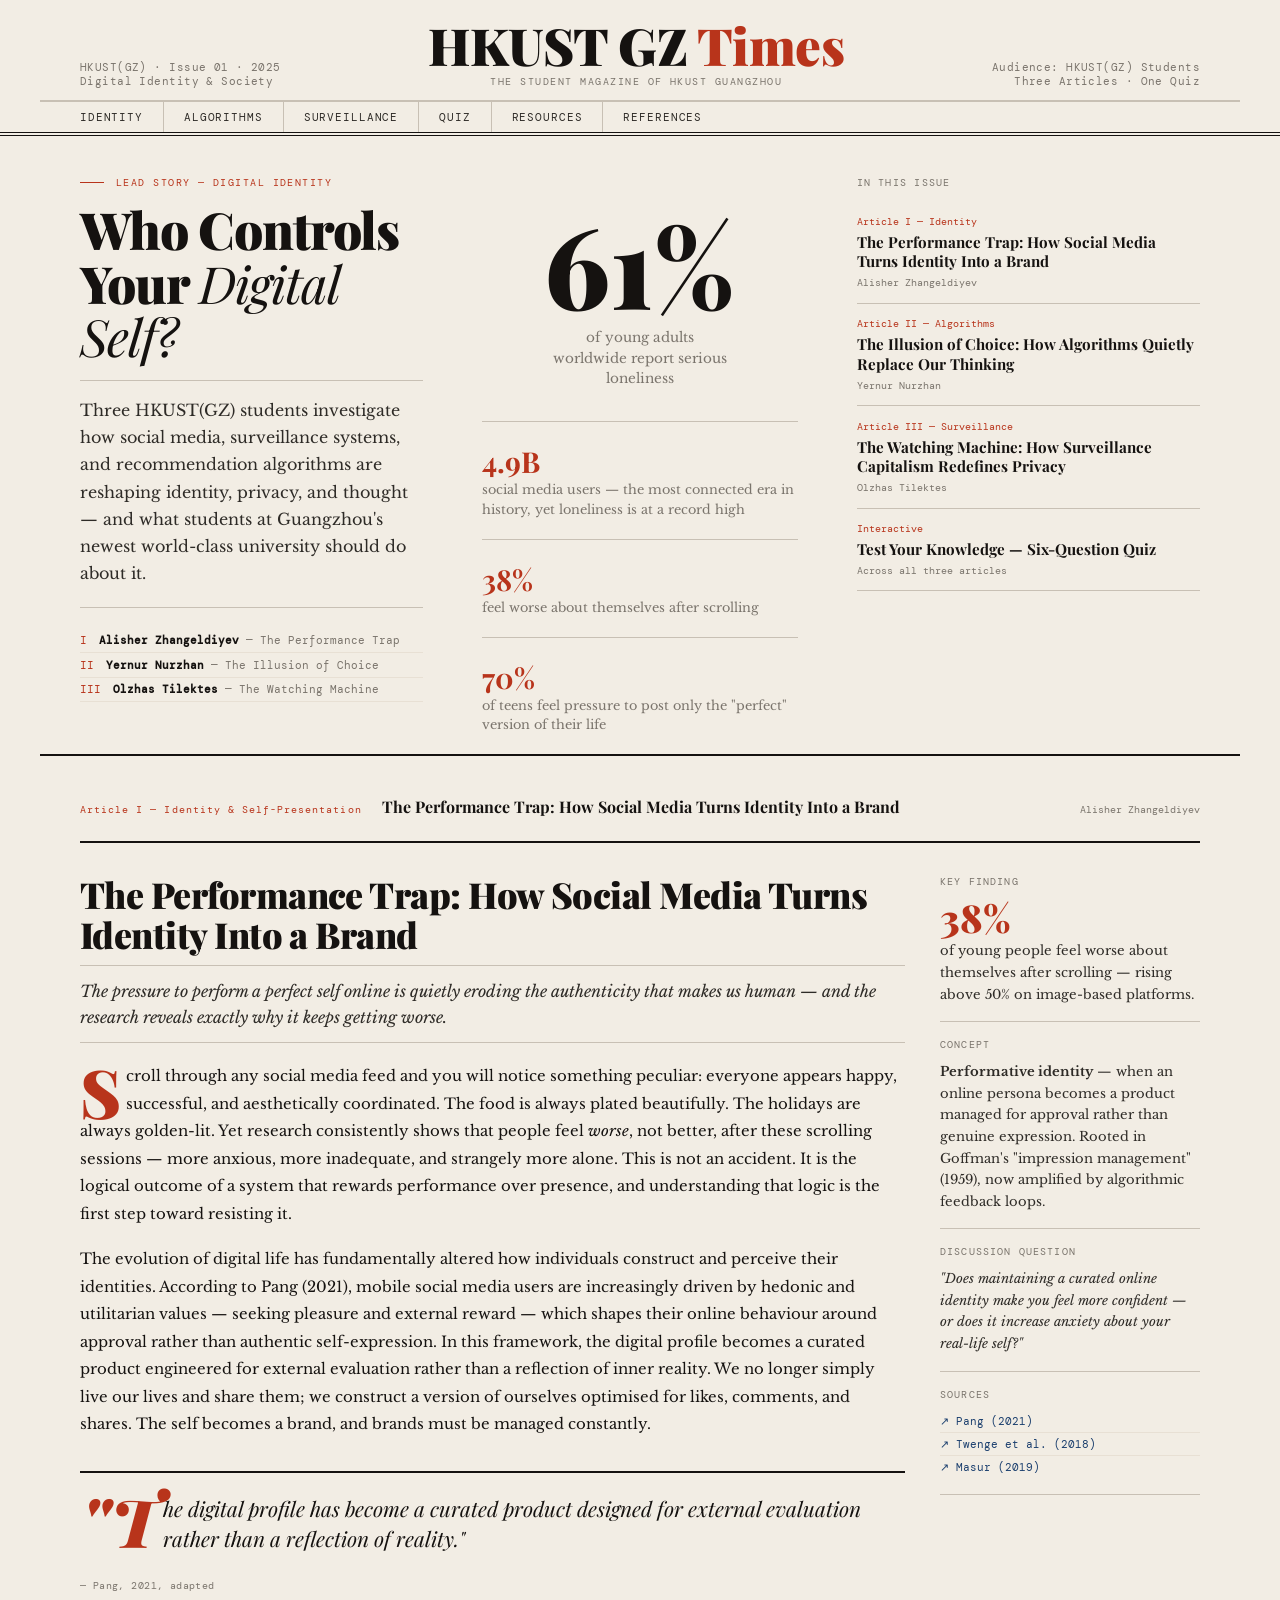
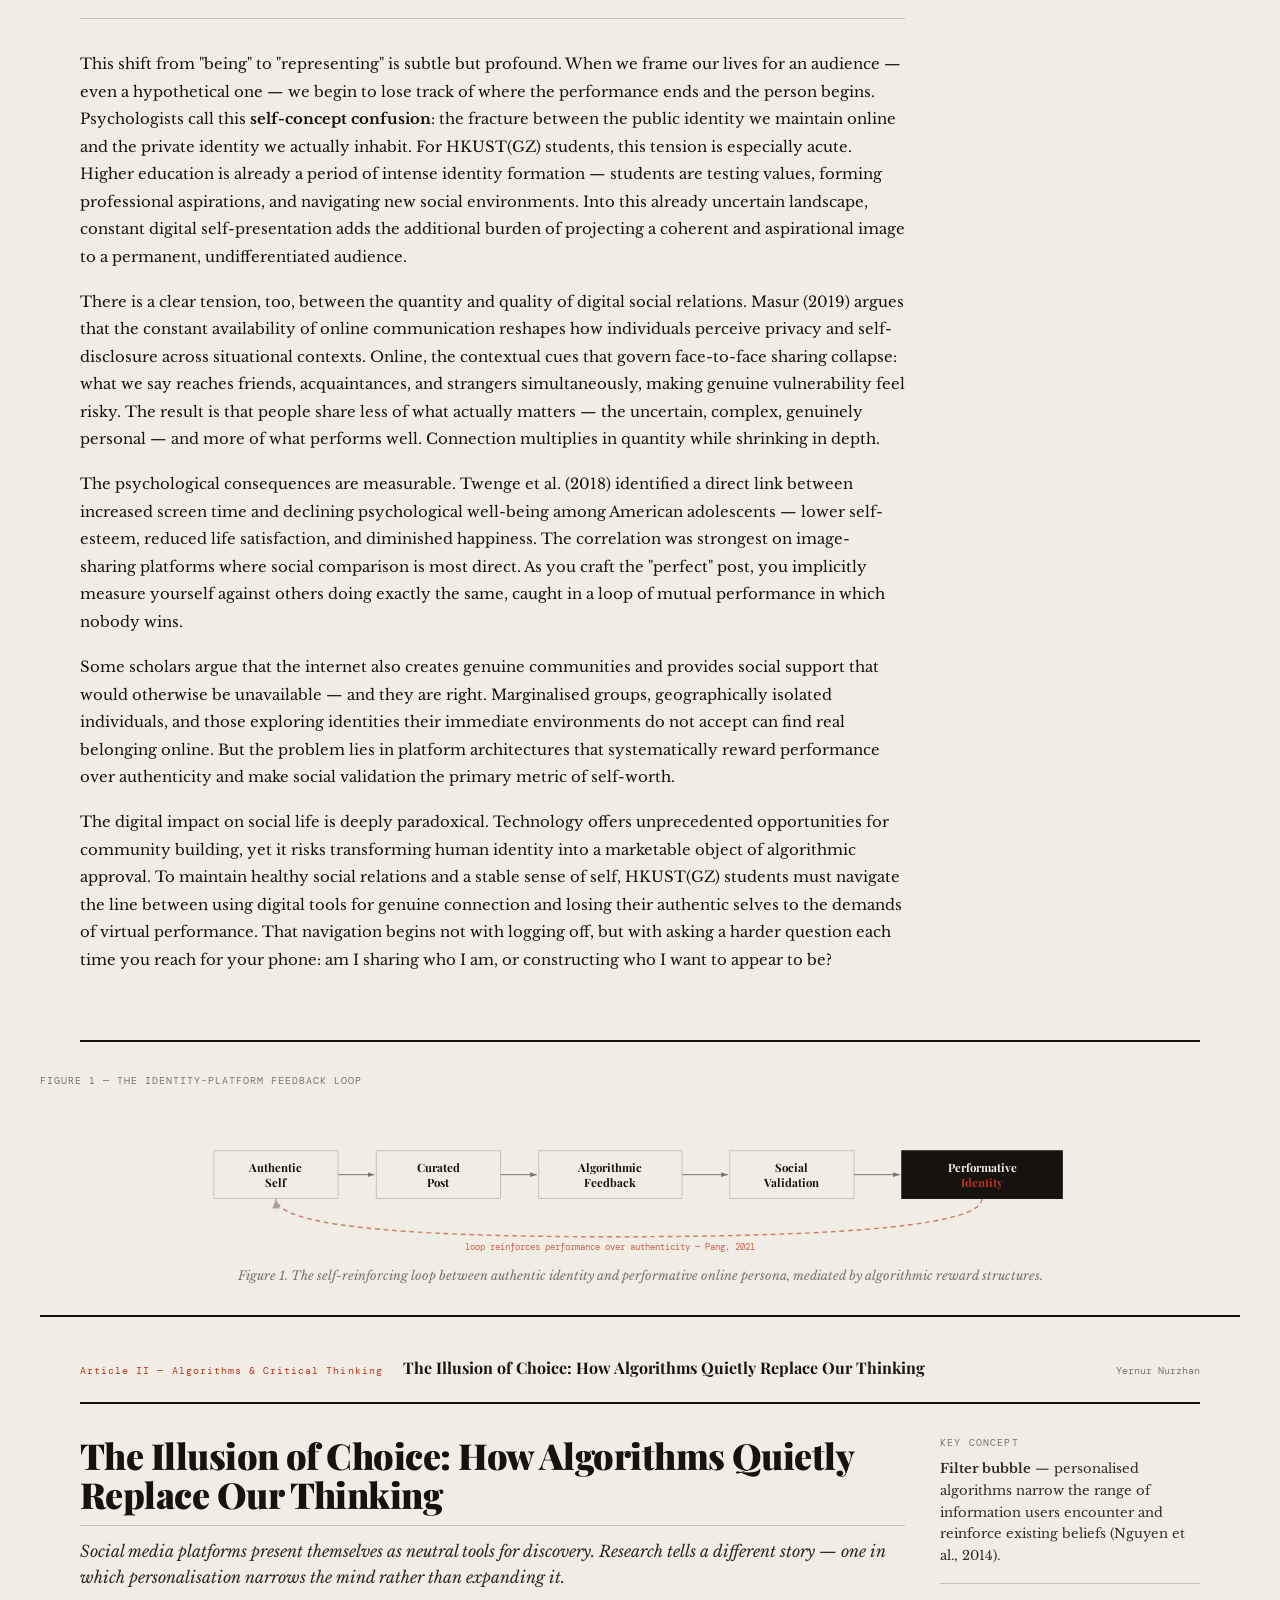
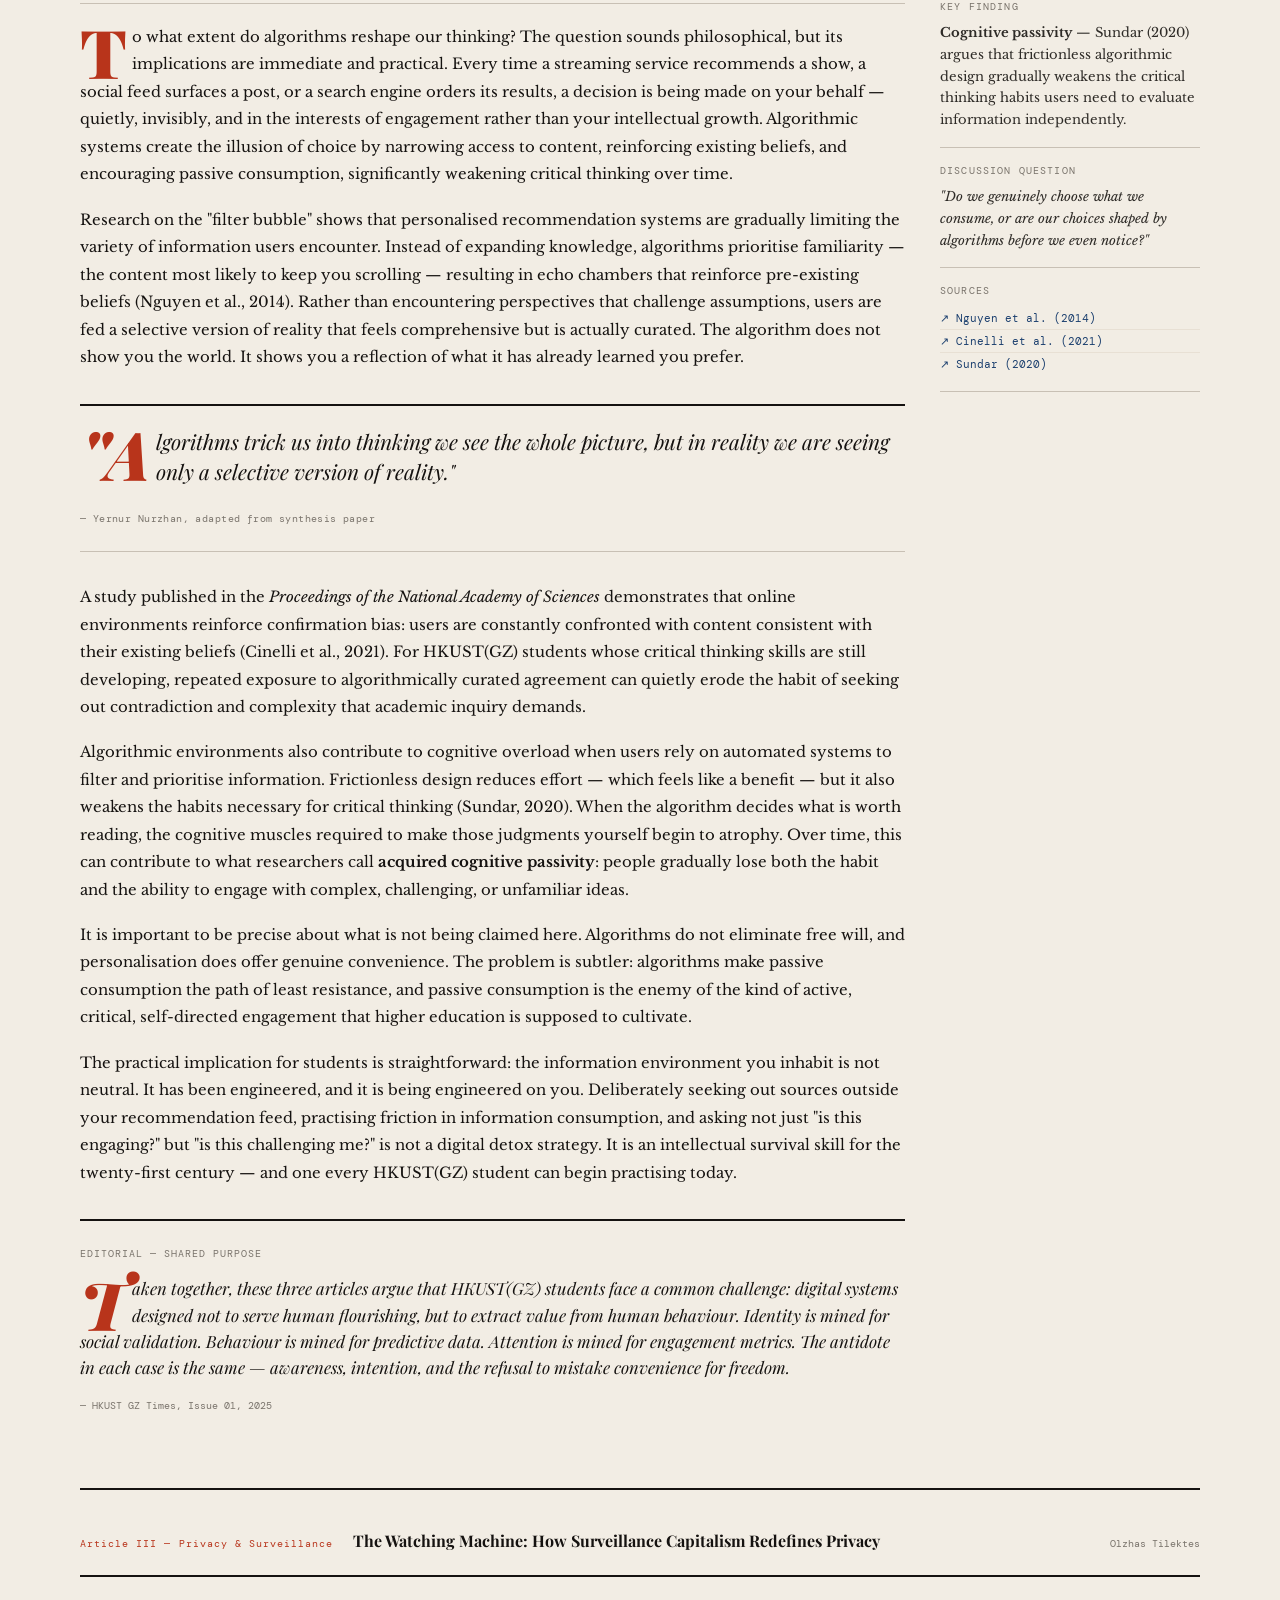
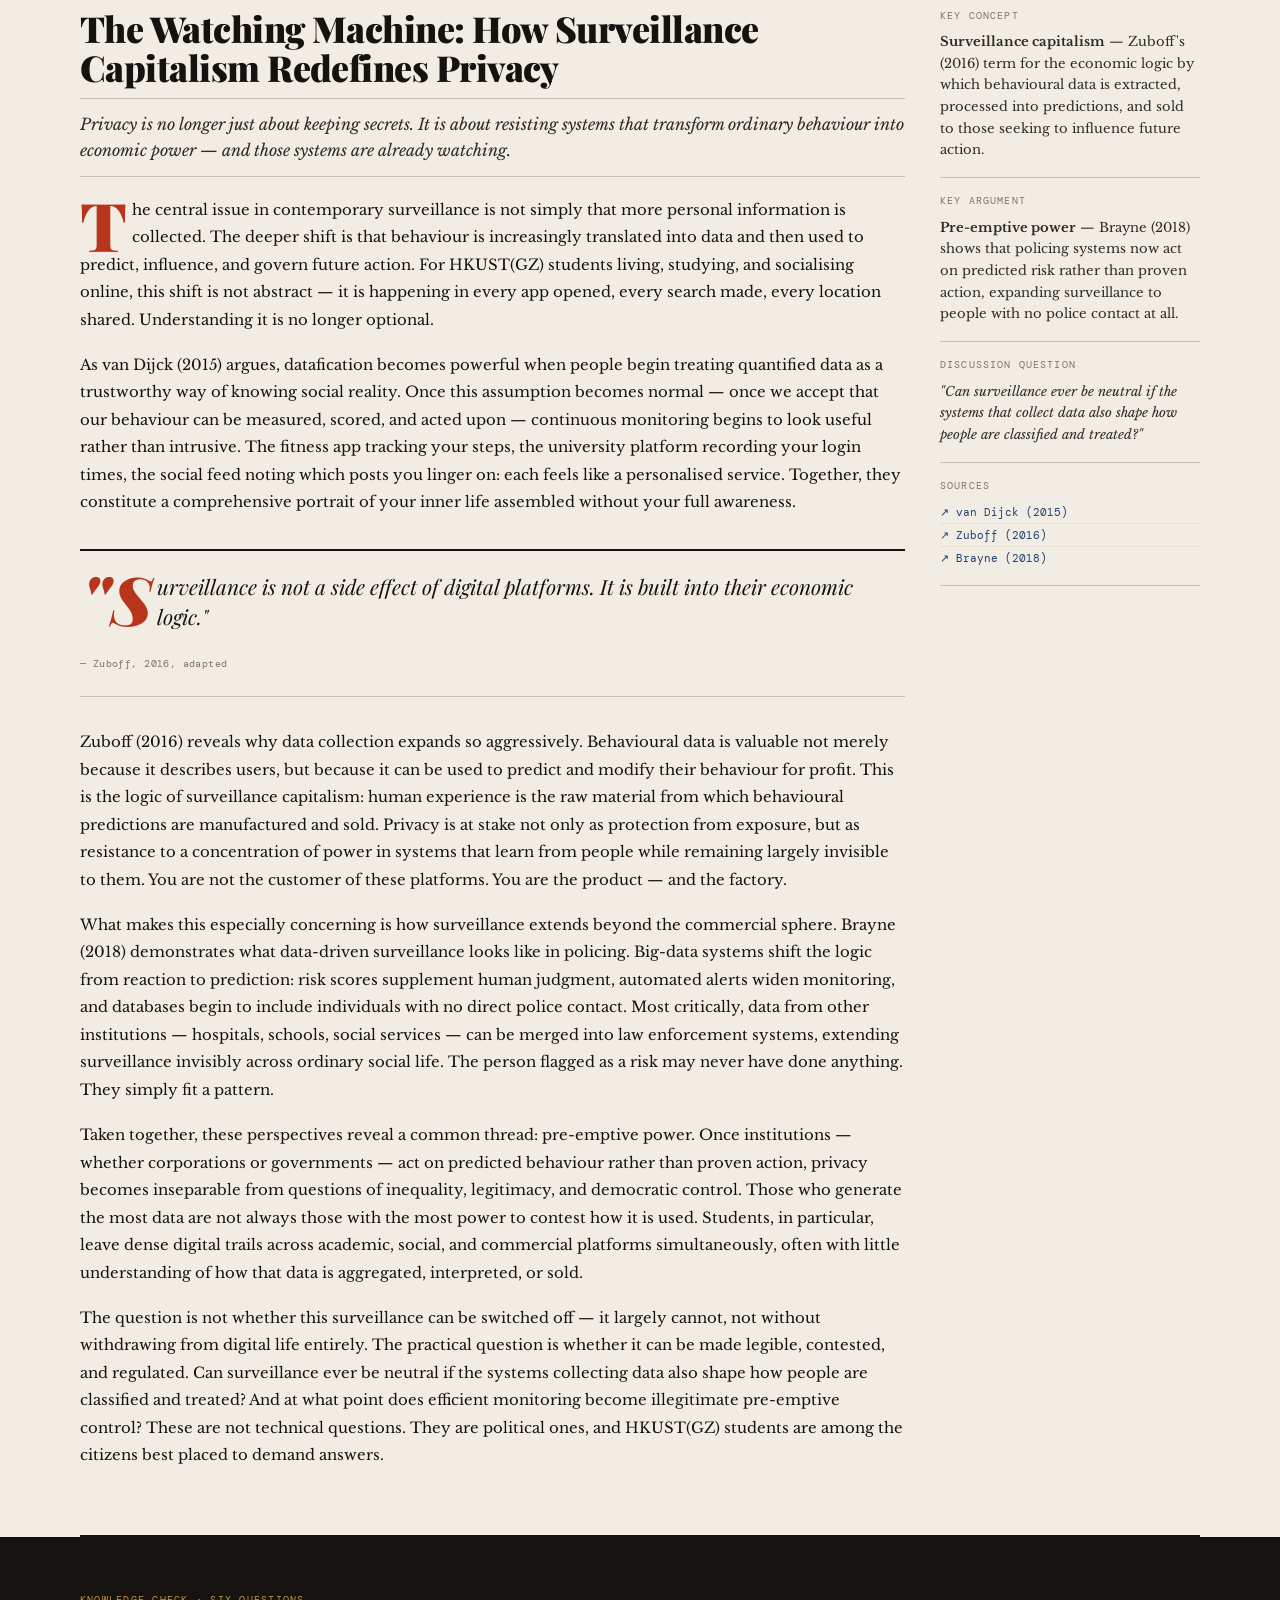
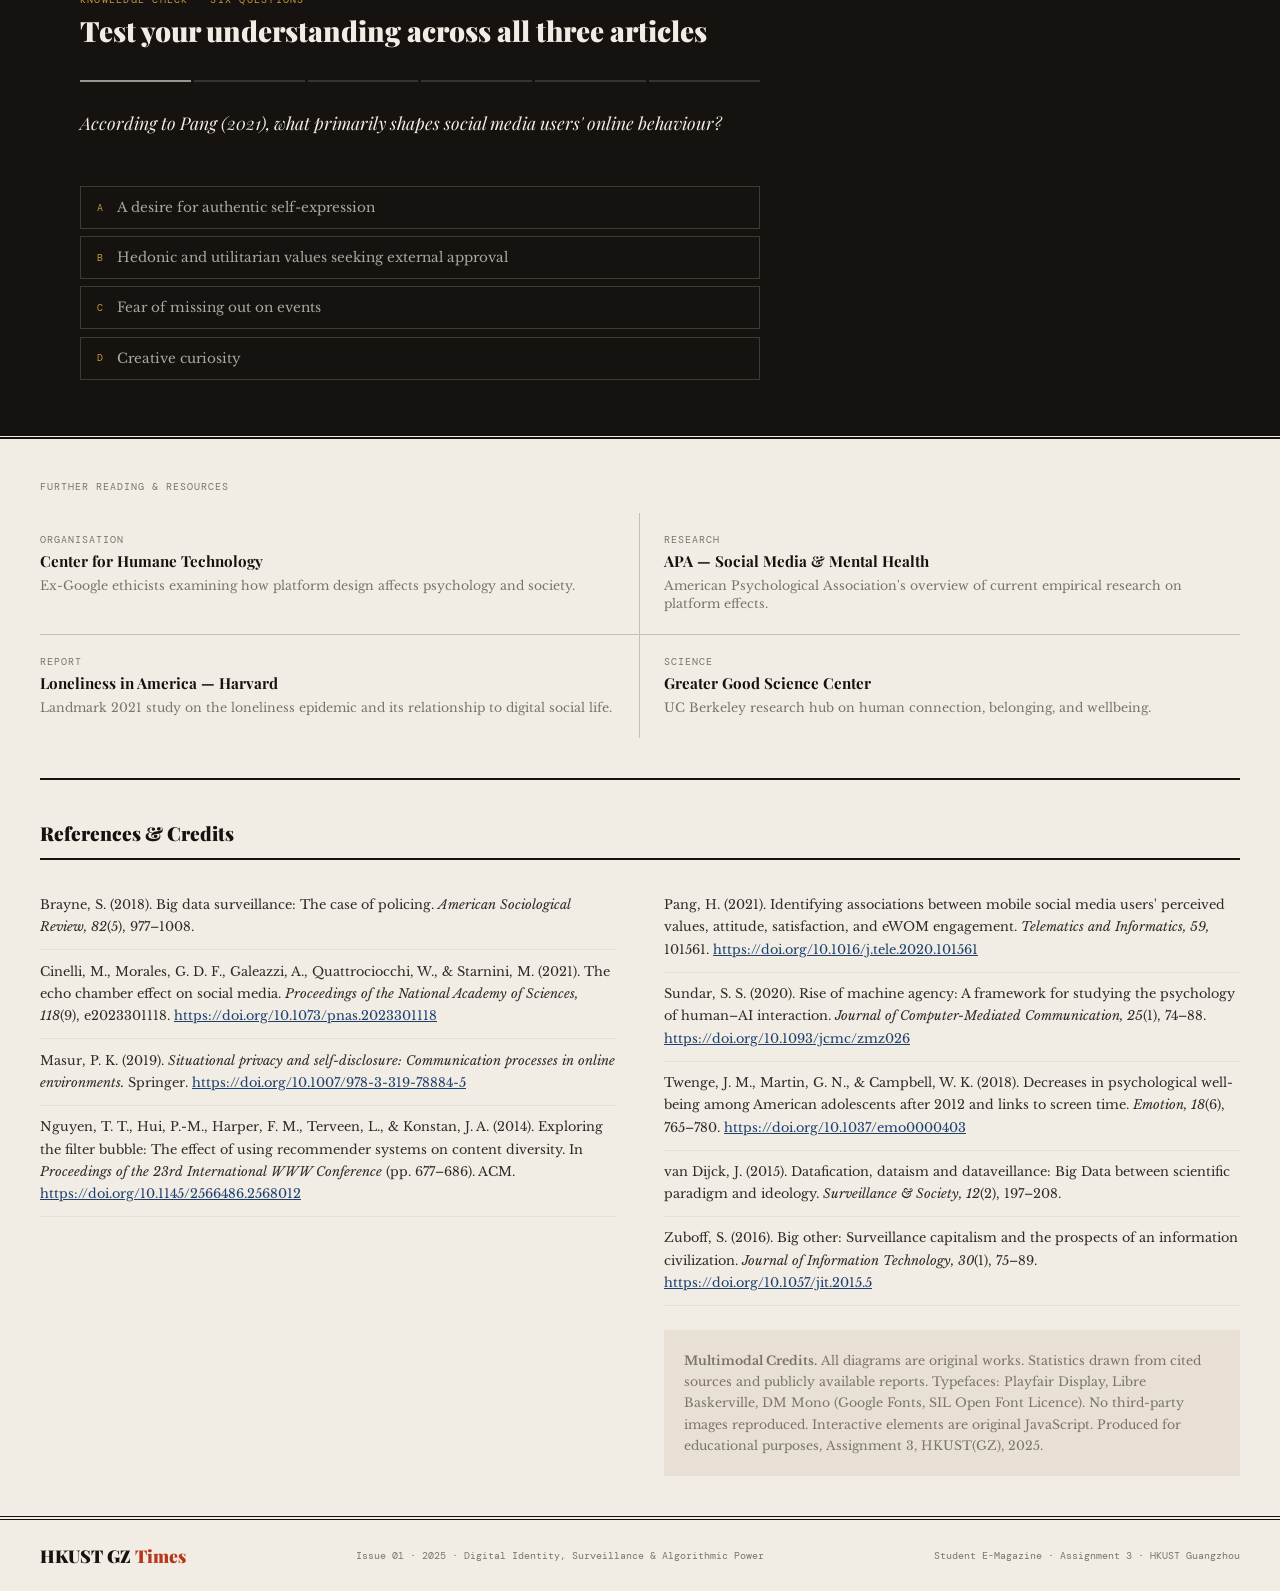
<file: index.html>
<!DOCTYPE html>
<html lang="en">
<head>
<meta charset="UTF-8">
<meta name="viewport" content="width=device-width, initial-scale=1.0">
<title>HKUST GZ Times — Issue 01</title>
<link href="https://fonts.googleapis.com/css2?family=Playfair+Display:ital,wght@0,400;0,700;0,900;1,400;1,700&family=Libre+Baskerville:ital,wght@0,400;0,700;1,400&family=DM+Mono:wght@300;400;500&display=swap" rel="stylesheet">
<style>
:root {
  --paper: #F2EDE4;
  --ink: #151210;
  --ink2: #2e2b27;
  --muted: #7a746c;
  --rule: #c8c0b4;
  --red: #B8341B;
  --gold: #C49A3C;
  --blue: #1B3F6E;
  --paper-dark: #E8E0D4;
}
* { margin:0; padding:0; box-sizing:border-box; }
html { font-size:16px; scroll-behavior:smooth; }
body { background: var(--paper); color: var(--ink); font-family: 'Libre Baskerville', Georgia, serif; -webkit-font-smoothing: antialiased; }

/* ── MASTHEAD ── */
.masthead {
  border-bottom: 4px double var(--ink);
  padding: 1.25rem 0 0;
  background: var(--paper);
  position: sticky; top: 0; z-index: 100;
}
.mast-top {
  max-width: 1200px; margin: 0 auto; padding: 0 2.5rem;
  display: flex; justify-content: space-between; align-items: flex-end;
  padding-bottom: 0.75rem;
  border-bottom: 1px solid var(--rule);
}
.mast-meta { font-family: 'DM Mono', monospace; font-size: 0.68rem; color: var(--muted); letter-spacing: 0.04em; }
.mast-logo-wrap { text-align: center; }
.mast-logo {
  font-family: 'Playfair Display', serif;
  font-size: clamp(1.8rem, 4vw, 3.2rem);
  font-weight: 900; letter-spacing: -0.01em;
  color: var(--ink); line-height: 1;
  text-decoration: none; display: block;
}
.mast-logo span { color: var(--red); }
.mast-tagline { font-family: 'DM Mono', monospace; font-size: 0.62rem; letter-spacing: 0.15em; text-transform: uppercase; color: var(--muted); margin-top: 0.25rem; }
.mast-nav {
  max-width: 1200px; margin: 0 auto; padding: 0 2.5rem;
  display: flex; gap: 0; border-top: 1px solid var(--rule);
}
.mast-nav a {
  font-family: 'DM Mono', monospace; font-size: 0.68rem;
  letter-spacing: 0.08em; text-transform: uppercase;
  color: var(--ink2); text-decoration: none;
  padding: 0.5rem 1.25rem 0.5rem 0; margin-right: 1.25rem;
  border-right: 1px solid var(--rule);
  transition: color 0.15s;
}
.mast-nav a:last-child { border-right: none; }
.mast-nav a:hover { color: var(--red); }

/* ── HERO ── */
.hero {
  max-width: 1200px; margin: 0 auto;
  padding: 2.5rem 2.5rem 0;
  display: grid;
  grid-template-columns: 1fr 3px 1fr 3px 1fr;
  gap: 0;
  border-bottom: 2px solid var(--ink);
}
.col-rule { background: var(--rule); margin: 0 1.75rem; }
.hero-main { padding-right: 1.75rem; }
.hero-eyebrow {
  font-family: 'DM Mono', monospace; font-size: 0.65rem;
  letter-spacing: 0.14em; text-transform: uppercase;
  color: var(--red); margin-bottom: 0.85rem;
  display: flex; align-items: center; gap: 0.75rem;
}
.hero-eyebrow::before { content:''; display:block; width:24px; height:1px; background:var(--red); }
.hero-headline {
  font-family: 'Playfair Display', serif;
  font-size: clamp(2.2rem, 4vw, 3.6rem);
  font-weight: 900; line-height: 1.05;
  letter-spacing: -0.02em; color: var(--ink);
  margin-bottom: 1rem;
}
.hero-headline em { font-style: italic; font-weight: 400; }
.hero-standfirst {
  font-size: 1rem; line-height: 1.7;
  color: var(--ink2); margin-bottom: 1.25rem;
  border-top: 1px solid var(--rule);
  padding-top: 1rem;
}
.hero-authors { margin-top: auto; padding-top: 1.25rem; border-top: 1px solid var(--rule); }
.hero-author {
  font-family: 'DM Mono', monospace; font-size: 0.67rem;
  color: var(--muted); padding: 0.3rem 0;
  border-bottom: 1px solid var(--paper-dark);
  display: flex; gap: 0.75rem;
}
.hero-author strong { color: var(--ink); }
.hero-author-num { color: var(--red); }

.hero-mid { padding: 0 1.75rem; display: flex; flex-direction: column; }
.hero-big-stat {
  flex: 1; display: flex; flex-direction: column;
  justify-content: center; align-items: center;
  text-align: center; padding: 2rem 0;
  border-bottom: 1px solid var(--rule);
}
.stat-num {
  font-family: 'Playfair Display', serif;
  font-size: 7rem; font-weight: 900; line-height: 1;
  color: var(--ink); display: block;
}
.stat-label { font-size: 0.85rem; color: var(--muted); line-height: 1.5; max-width: 180px; margin-top: 0.5rem; }
.hero-mid-fact {
  padding: 1.25rem 0;
  border-bottom: 1px solid var(--rule);
}
.hero-mid-fact:last-child { border-bottom: none; }
.hmf-num { font-family: 'Playfair Display', serif; font-size: 1.8rem; font-weight: 700; color: var(--red); }
.hmf-text { font-size: 0.8rem; color: var(--muted); line-height: 1.5; }

.hero-right { padding-left: 1.75rem; display: flex; flex-direction: column; gap: 1.5rem; }
.toc-label { font-family: 'DM Mono', monospace; font-size: 0.63rem; letter-spacing: 0.12em; text-transform: uppercase; color: var(--muted); margin-bottom: 0.75rem; }
.toc-item {
  padding: 0.85rem 0; border-bottom: 1px solid var(--rule);
  cursor: pointer; transition: all 0.15s;
}
.toc-item:hover .toc-title { color: var(--red); }
.toc-num { font-family: 'DM Mono', monospace; font-size: 0.62rem; color: var(--red); margin-bottom: 0.3rem; }
.toc-title { font-family: 'Playfair Display', serif; font-size: 0.95rem; font-weight: 700; line-height: 1.3; color: var(--ink); transition: color 0.15s; }
.toc-author { font-family: 'DM Mono', monospace; font-size: 0.63rem; color: var(--muted); margin-top: 0.25rem; }

/* ── PAGE ── */
.page { max-width: 1200px; margin: 0 auto; padding: 0 2.5rem; }

/* ── SECTION RULE ── */
.section-head {
  padding: 2.5rem 0 1.5rem;
  border-bottom: 2px solid var(--ink);
  display: flex; align-items: baseline; gap: 1.25rem;
  margin-bottom: 2rem;
}
.sh-num { font-family: 'DM Mono', monospace; font-size: 0.65rem; color: var(--red); letter-spacing: 0.1em; }
.sh-title { font-family: 'Playfair Display', serif; font-size: 1rem; font-weight: 700; color: var(--ink); flex:1; }
.sh-author { font-family: 'DM Mono', monospace; font-size: 0.63rem; color: var(--muted); }

/* ── ARTICLE LAYOUT ── */
.article-grid {
  display: grid;
  grid-template-columns: 1fr 3px 260px;
  gap: 0;
  padding-bottom: 3rem;
  border-bottom: 2px solid var(--ink);
  margin-bottom: 0;
}
.article-body-col { padding-right: 2rem; }
.article-side-rule { background: var(--rule); margin: 0 1.75rem; }
.article-sidebar { }

.art-title {
  font-family: 'Playfair Display', serif;
  font-size: clamp(1.6rem, 2.8vw, 2.5rem);
  font-weight: 900; line-height: 1.1;
  letter-spacing: -0.015em; color: var(--ink);
  margin-bottom: 0.65rem;
}
.art-dek {
  font-size: 1rem; font-style: italic;
  color: var(--ink2); line-height: 1.65;
  border-top: 1px solid var(--rule);
  border-bottom: 1px solid var(--rule);
  padding: 0.75rem 0; margin-bottom: 1.25rem;
}
.art-body { font-size: 0.93rem; line-height: 1.85; color: var(--ink); }
.art-body p { margin-bottom: 1.1rem; }
.art-body p:first-of-type::first-letter {
  font-family: 'Playfair Display', serif;
  font-size: 4.2rem; font-weight: 900;
  float: left; line-height: 0.72;
  margin: 0.05em 0.07em 0 0;
  color: var(--red);
}

.pullquote {
  border-top: 2px solid var(--ink);
  border-bottom: 1px solid var(--rule);
  padding: 1.25rem 0; margin: 2rem 0;
}
.pq-text {
  font-family: 'Playfair Display', serif;
  font-size: 1.3rem; font-style: italic; font-weight: 400;
  line-height: 1.45; color: var(--ink); margin-bottom: 0.5rem;
}
.pq-cite { font-family: 'DM Mono', monospace; font-size: 0.65rem; color: var(--muted); letter-spacing: 0.04em; }

/* SIDEBAR */
.sb-block { padding: 1rem 0; border-bottom: 1px solid var(--rule); }
.sb-block:first-child { border-top: none; padding-top: 0; }
.sb-label { font-family: 'DM Mono', monospace; font-size: 0.6rem; letter-spacing: 0.12em; text-transform: uppercase; color: var(--muted); margin-bottom: 0.6rem; }
.sb-body { font-size: 0.82rem; line-height: 1.65; color: var(--ink2); }
.sb-big { font-family: 'Playfair Display', serif; font-size: 2.4rem; font-weight: 900; color: var(--red); line-height: 1; display: block; margin-bottom: 0.25rem; }
.sb-link { font-family: 'DM Mono', monospace; font-size: 0.68rem; color: var(--blue); text-decoration: none; display: block; padding: 0.25rem 0; border-bottom: 1px solid var(--paper-dark); transition: color 0.15s; }
.sb-link:hover { color: var(--red); }
.sb-link:last-child { border-bottom: none; }

/* DIAGRAM */
.diagram-section {
  border-bottom: 2px solid var(--ink);
  padding: 2rem 0;
  background: var(--paper);
}
.diag-label { font-family: 'DM Mono', monospace; font-size: 0.63rem; letter-spacing: 0.1em; text-transform: uppercase; color: var(--muted); margin-bottom: 1rem; }
.diag-caption { font-size: 0.78rem; font-style: italic; color: var(--muted); margin-top: 0.75rem; text-align: center; }

/* QUIZ */
.quiz-section {
  background: var(--ink);
  padding: 3.5rem 0;
  border-bottom: 4px double var(--paper);
}
.quiz-inner { max-width: 680px; }
.q-eyebrow { font-family: 'DM Mono', monospace; font-size: 0.65rem; letter-spacing: 0.12em; text-transform: uppercase; color: var(--gold); margin-bottom: 0.5rem; }
.q-headline { font-family: 'Playfair Display', serif; font-size: 1.75rem; font-weight: 900; color: var(--paper); line-height: 1.2; margin-bottom: 2rem; }
.q-prog { display: flex; gap: 3px; margin-bottom: 1.75rem; }
.q-pd { height: 2px; flex: 1; background: rgba(242,237,228,0.15); transition: background 0.3s; }
.q-pd.done { background: var(--gold); }
.q-pd.active { background: rgba(242,237,228,0.6); }
.q-question { font-family: 'Playfair Display', serif; font-size: 1.1rem; color: var(--paper); line-height: 1.5; margin-bottom: 1.5rem; min-height: 52px; font-style: italic; }
.q-opts { display: flex; flex-direction: column; gap: 0.45rem; }
.q-opt {
  background: transparent;
  border: 1px solid rgba(242,237,228,0.18);
  padding: 0.75rem 1rem;
  font-family: 'Libre Baskerville', serif;
  font-size: 0.85rem; color: rgba(242,237,228,0.68);
  cursor: pointer; text-align: left;
  transition: all 0.15s; display: flex; gap: 0.85rem; align-items: flex-start;
}
.q-opt:hover { border-color: var(--gold); color: var(--paper); background: rgba(196,154,60,0.08); }
.q-opt.correct { border-color: #5a9e6f; background: rgba(90,158,111,0.1); color: var(--paper); }
.q-opt.wrong { border-color: rgba(184,52,27,0.5); color: rgba(242,237,228,0.35); }
.q-ltr { font-family: 'DM Mono', monospace; font-size: 0.65rem; color: var(--gold); padding-top: 0.1rem; flex-shrink: 0; }
.q-fb { border-left: 2px solid var(--gold); padding: 0.7rem 1rem; background: rgba(242,237,228,0.04); font-size: 0.83rem; color: rgba(242,237,228,0.65); line-height: 1.65; display: none; margin: 1rem 0; font-style: italic; }
.q-next { background: var(--red); color: var(--paper); border: none; padding: 0.65rem 1.75rem; font-family: 'DM Mono', monospace; font-size: 0.72rem; letter-spacing: 0.08em; text-transform: uppercase; cursor: pointer; display: none; margin-top: 0.75rem; transition: background 0.15s; }
.q-next:hover { background: #8f2714; }
.q-score { display: none; text-align: center; padding: 1.5rem 0; }
.qs-n { font-family: 'Playfair Display', serif; font-size: 6rem; font-weight: 900; color: var(--gold); line-height: 1; display: block; }
.qs-l { font-family: 'DM Mono', monospace; font-size: 0.72rem; color: rgba(242,237,228,0.4); letter-spacing: 0.1em; text-transform: uppercase; margin: 0.5rem 0 1.5rem; }
.qs-m { font-family: 'Playfair Display', serif; font-size: 1.25rem; font-style: italic; color: rgba(242,237,228,0.8); max-width: 440px; margin: 0 auto 1.75rem; line-height: 1.5; }
.qs-r { background: transparent; color: rgba(242,237,228,0.4); border: 1px solid rgba(242,237,228,0.2); padding: 0.5rem 1.25rem; font-family: 'DM Mono', monospace; font-size: 0.68rem; cursor: pointer; letter-spacing: 0.06em; text-transform: uppercase; }

/* LINKS */
.links-section { padding: 2.5rem 0; border-bottom: 2px solid var(--ink); }
.links-grid { display: grid; grid-template-columns: repeat(2, 1fr); gap: 0; }
.link-card { padding: 1.25rem 1.5rem 1.25rem 0; border-bottom: 1px solid var(--rule); border-right: 1px solid var(--rule); text-decoration: none; color: inherit; display: block; transition: background 0.15s; }
.link-card:nth-child(even) { padding-left: 1.5rem; border-right: none; }
.link-card:nth-last-child(-n+2) { border-bottom: none; }
.link-card:hover .lc-title { color: var(--red); }
.lc-type { font-family: 'DM Mono', monospace; font-size: 0.6rem; letter-spacing: 0.1em; text-transform: uppercase; color: var(--muted); margin-bottom: 0.4rem; }
.lc-title { font-family: 'Playfair Display', serif; font-size: 0.95rem; font-weight: 700; color: var(--ink); margin-bottom: 0.3rem; transition: color 0.15s; line-height: 1.3; }
.lc-desc { font-size: 0.78rem; color: var(--muted); line-height: 1.5; }

/* REFS */
.refs-section { padding: 2.5rem 0; }
.refs-title { font-family: 'Playfair Display', serif; font-size: 1.2rem; font-weight: 900; margin-bottom: 1.5rem; padding-bottom: 0.75rem; border-bottom: 2px solid var(--ink); }
.refs-grid { display: grid; grid-template-columns: 1fr 1fr; gap: 0 3rem; }
.ref { font-size: 0.8rem; line-height: 1.75; color: var(--ink2); padding: 0.65rem 0; border-bottom: 1px solid var(--paper-dark); }
.ref a { color: var(--blue); }
.ref-credits { grid-column: 1/-1; margin-top: 1.5rem; padding: 1.25rem; background: var(--paper-dark); font-size: 0.78rem; color: var(--muted); line-height: 1.7; }

/* FOOTER */
footer {
  border-top: 4px double var(--ink);
  padding: 1.5rem 2.5rem;
  display: flex; justify-content: space-between; align-items: center;
  flex-wrap: wrap; gap: 0.5rem;
  background: var(--paper);
}
.footer-logo { font-family: 'Playfair Display', serif; font-size: 1.1rem; font-weight: 900; color: var(--ink); }
.footer-logo span { color: var(--red); }
footer p { font-family: 'DM Mono', monospace; font-size: 0.63rem; color: var(--muted); }

/* REVEAL */
.rv { opacity: 0; transform: translateY(16px); transition: opacity 0.55s ease, transform 0.55s ease; }
.rv.in { opacity: 1; transform: none; }

@media (max-width: 900px) {
  .hero { grid-template-columns: 1fr; }
  .col-rule { display: none; }
  .hero-mid, .hero-right { display: none; }
  .article-grid { grid-template-columns: 1fr; }
  .article-side-rule { display: none; }
  .links-grid { grid-template-columns: 1fr; }
  .refs-grid { grid-template-columns: 1fr; }
  .mast-nav a { font-size: 0.6rem; padding-right: 0.75rem; margin-right: 0.75rem; }
}
</style>
</head>
<body>

<!-- MASTHEAD -->
<header class="masthead">
  <div class="mast-top">
    <div class="mast-meta">
      HKUST(GZ) · Issue 01 · 2025<br>Digital Identity & Society
    </div>
    <div class="mast-logo-wrap">
      <a class="mast-logo" href="#">HKUST GZ <span>Times</span></a>
      <div class="mast-tagline">The Student Magazine of HKUST Guangzhou</div>
    </div>
    <div class="mast-meta" style="text-align:right;">
      Audience: HKUST(GZ) Students<br>Three Articles · One Quiz
    </div>
  </div>
  <div class="mast-nav">
    <a href="#a1">Identity</a>
    <a href="#a2">Algorithms</a>
    <a href="#a3">Surveillance</a>
    <a href="#quiz">Quiz</a>
    <a href="#links">Resources</a>
    <a href="#refs">References</a>
  </div>
</header>

<!-- HERO -->
<div class="hero">
  <!-- LEFT -->
  <div class="hero-main rv">
    <div class="hero-eyebrow">Lead Story — Digital Identity</div>
    <h1 class="hero-headline">Who Controls<br>Your <em>Digital Self?</em></h1>
    <p class="hero-standfirst">Three HKUST(GZ) students investigate how social media, surveillance systems, and recommendation algorithms are reshaping identity, privacy, and thought — and what students at Guangzhou's newest world-class university should do about it.</p>
    <div class="hero-authors">
      <div class="hero-author"><span class="hero-author-num">I</span><span><strong>Alisher Zhangeldiyev</strong> — The Performance Trap</span></div>
      <div class="hero-author"><span class="hero-author-num">II</span><span><strong>Yernur Nurzhan</strong> — The Illusion of Choice</span></div>
      <div class="hero-author"><span class="hero-author-num">III</span><span><strong>Olzhas Tilektes</strong> — The Watching Machine</span></div>
    </div>
  </div>
  <div class="col-rule"></div>
  <!-- MID -->
  <div class="hero-mid rv">
    <div class="hero-big-stat">
      <span class="stat-num">61%</span>
      <span class="stat-label">of young adults worldwide report serious loneliness</span>
    </div>
    <div class="hero-mid-fact">
      <div class="hmf-num">4.9B</div>
      <div class="hmf-text">social media users — the most connected era in history, yet loneliness is at a record high</div>
    </div>
    <div class="hero-mid-fact">
      <div class="hmf-num">38%</div>
      <div class="hmf-text">feel worse about themselves after scrolling</div>
    </div>
    <div class="hero-mid-fact">
      <div class="hmf-num">70%</div>
      <div class="hmf-text">of teens feel pressure to post only the "perfect" version of their life</div>
    </div>
  </div>
  <div class="col-rule"></div>
  <!-- RIGHT / TOC -->
  <div class="hero-right rv">
    <div>
      <div class="toc-label">In This Issue</div>
      <div class="toc-item" onclick="document.getElementById('a1').scrollIntoView({behavior:'smooth'})">
        <div class="toc-num">Article I — Identity</div>
        <div class="toc-title">The Performance Trap: How Social Media Turns Identity Into a Brand</div>
        <div class="toc-author">Alisher Zhangeldiyev</div>
      </div>
      <div class="toc-item" onclick="document.getElementById('a2').scrollIntoView({behavior:'smooth'})">
        <div class="toc-num">Article II — Algorithms</div>
        <div class="toc-title">The Illusion of Choice: How Algorithms Quietly Replace Our Thinking</div>
        <div class="toc-author">Yernur Nurzhan</div>
      </div>
      <div class="toc-item" onclick="document.getElementById('a3').scrollIntoView({behavior:'smooth'})">
        <div class="toc-num">Article III — Surveillance</div>
        <div class="toc-title">The Watching Machine: How Surveillance Capitalism Redefines Privacy</div>
        <div class="toc-author">Olzhas Tilektes</div>
      </div>
      <div class="toc-item" onclick="document.getElementById('quiz').scrollIntoView({behavior:'smooth'})">
        <div class="toc-num">Interactive</div>
        <div class="toc-title">Test Your Knowledge — Six-Question Quiz</div>
        <div class="toc-author">Across all three articles</div>
      </div>
    </div>
  </div>
</div>

<!-- ── ARTICLE 1 ── -->
<div id="a1" class="page" style="padding-top:0;">
  <div class="section-head rv">
    <span class="sh-num">Article I — Identity & Self-Presentation</span>
    <span class="sh-title">The Performance Trap: How Social Media Turns Identity Into a Brand</span>
    <span class="sh-author">Alisher Zhangeldiyev</span>
  </div>
  <div class="article-grid rv">
    <div class="article-body-col">
      <h2 class="art-title">The Performance Trap: How Social Media Turns Identity Into a Brand</h2>
      <p class="art-dek">The pressure to perform a perfect self online is quietly eroding the authenticity that makes us human — and the research reveals exactly why it keeps getting worse.</p>
      <div class="art-body">
        <p>Scroll through any social media feed and you will notice something peculiar: everyone appears happy, successful, and aesthetically coordinated. The food is always plated beautifully. The holidays are always golden-lit. Yet research consistently shows that people feel <em>worse</em>, not better, after these scrolling sessions — more anxious, more inadequate, and strangely more alone. This is not an accident. It is the logical outcome of a system that rewards performance over presence, and understanding that logic is the first step toward resisting it.</p>
        <p>The evolution of digital life has fundamentally altered how individuals construct and perceive their identities. According to Pang (2021), mobile social media users are increasingly driven by hedonic and utilitarian values — seeking pleasure and external reward — which shapes their online behaviour around approval rather than authentic self-expression. In this framework, the digital profile becomes a curated product engineered for external evaluation rather than a reflection of inner reality. We no longer simply live our lives and share them; we construct a version of ourselves optimised for likes, comments, and shares. The self becomes a brand, and brands must be managed constantly.</p>
        <div class="pullquote">
          <p class="pq-text">"The digital profile has become a curated product designed for external evaluation rather than a reflection of reality."</p>
          <span class="pq-cite">— Pang, 2021, adapted</span>
        </div>
        <p>This shift from "being" to "representing" is subtle but profound. When we frame our lives for an audience — even a hypothetical one — we begin to lose track of where the performance ends and the person begins. Psychologists call this <strong>self-concept confusion</strong>: the fracture between the public identity we maintain online and the private identity we actually inhabit. For HKUST(GZ) students, this tension is especially acute. Higher education is already a period of intense identity formation — students are testing values, forming professional aspirations, and navigating new social environments. Into this already uncertain landscape, constant digital self-presentation adds the additional burden of projecting a coherent and aspirational image to a permanent, undifferentiated audience.</p>
        <p>There is a clear tension, too, between the quantity and quality of digital social relations. Masur (2019) argues that the constant availability of online communication reshapes how individuals perceive privacy and self-disclosure across situational contexts. Online, the contextual cues that govern face-to-face sharing collapse: what we say reaches friends, acquaintances, and strangers simultaneously, making genuine vulnerability feel risky. The result is that people share less of what actually matters — the uncertain, complex, genuinely personal — and more of what performs well. Connection multiplies in quantity while shrinking in depth.</p>
        <p>The psychological consequences are measurable. Twenge et al. (2018) identified a direct link between increased screen time and declining psychological well-being among American adolescents — lower self-esteem, reduced life satisfaction, and diminished happiness. The correlation was strongest on image-sharing platforms where social comparison is most direct. As you craft the "perfect" post, you implicitly measure yourself against others doing exactly the same, caught in a loop of mutual performance in which nobody wins.</p>
        <p>Some scholars argue that the internet also creates genuine communities and provides social support that would otherwise be unavailable — and they are right. Marginalised groups, geographically isolated individuals, and those exploring identities their immediate environments do not accept can find real belonging online. But the problem lies in platform architectures that systematically reward performance over authenticity and make social validation the primary metric of self-worth.</p>
        <p>The digital impact on social life is deeply paradoxical. Technology offers unprecedented opportunities for community building, yet it risks transforming human identity into a marketable object of algorithmic approval. To maintain healthy social relations and a stable sense of self, HKUST(GZ) students must navigate the line between using digital tools for genuine connection and losing their authentic selves to the demands of virtual performance. That navigation begins not with logging off, but with asking a harder question each time you reach for your phone: am I sharing who I am, or constructing who I want to appear to be?</p>
      </div>
    </div>
    <div class="article-side-rule"></div>
    <div class="article-sidebar">
      <div class="sb-block">
        <div class="sb-label">Key Finding</div>
        <span class="sb-big">38%</span>
        <p class="sb-body">of young people feel worse about themselves after scrolling — rising above 50% on image-based platforms.</p>
      </div>
      <div class="sb-block">
        <div class="sb-label">Concept</div>
        <p class="sb-body"><strong>Performative identity</strong> — when an online persona becomes a product managed for approval rather than genuine expression. Rooted in Goffman's "impression management" (1959), now amplified by algorithmic feedback loops.</p>
      </div>
      <div class="sb-block">
        <div class="sb-label">Discussion Question</div>
        <p class="sb-body" style="font-style:italic;">"Does maintaining a curated online identity make you feel more confident — or does it increase anxiety about your real-life self?"</p>
      </div>
      <div class="sb-block">
        <div class="sb-label">Sources</div>
        <a class="sb-link" href="https://doi.org/10.1016/j.tele.2020.101561" target="_blank">↗ Pang (2021)</a>
        <a class="sb-link" href="https://doi.org/10.1037/emo0000403" target="_blank">↗ Twenge et al. (2018)</a>
        <a class="sb-link" href="https://doi.org/10.1007/978-3-319-78884-5" target="_blank">↗ Masur (2019)</a>
      </div>
    </div>
  </div>
</div>

<!-- DIAGRAM -->
<div class="diagram-section page rv">
  <div class="diag-label">Figure 1 — The Identity-Platform Feedback Loop</div>
  <svg viewBox="0 0 900 160" xmlns="http://www.w3.org/2000/svg" style="width:100%;max-width:860px;display:block;margin:0 auto">
    <defs><marker id="ar" markerWidth="7" markerHeight="5" refX="7" refY="2.5" orient="auto"><path d="M0,0 L7,2.5 L0,5 Z" fill="#7a746c"/></marker></defs>
    <rect x="4" y="50" width="130" height="50" fill="#F2EDE4" stroke="#c8c0b4"/>
    <text x="69" y="72" text-anchor="middle" font-family="Playfair Display,serif" font-size="12" fill="#151210" font-weight="700">Authentic</text>
    <text x="69" y="88" text-anchor="middle" font-family="Playfair Display,serif" font-size="12" fill="#151210" font-weight="700">Self</text>
    <rect x="174" y="50" width="130" height="50" fill="#F2EDE4" stroke="#c8c0b4"/>
    <text x="239" y="72" text-anchor="middle" font-family="Playfair Display,serif" font-size="12" fill="#151210" font-weight="700">Curated</text>
    <text x="239" y="88" text-anchor="middle" font-family="Playfair Display,serif" font-size="12" fill="#151210" font-weight="700">Post</text>
    <rect x="344" y="50" width="150" height="50" fill="#F2EDE4" stroke="#c8c0b4"/>
    <text x="419" y="72" text-anchor="middle" font-family="Playfair Display,serif" font-size="12" fill="#151210" font-weight="700">Algorithmic</text>
    <text x="419" y="88" text-anchor="middle" font-family="Playfair Display,serif" font-size="12" fill="#151210" font-weight="700">Feedback</text>
    <rect x="544" y="50" width="130" height="50" fill="#F2EDE4" stroke="#c8c0b4"/>
    <text x="609" y="72" text-anchor="middle" font-family="Playfair Display,serif" font-size="12" fill="#151210" font-weight="700">Social</text>
    <text x="609" y="88" text-anchor="middle" font-family="Playfair Display,serif" font-size="12" fill="#151210" font-weight="700">Validation</text>
    <rect x="724" y="50" width="168" height="50" fill="#151210" stroke="#151210"/>
    <text x="808" y="72" text-anchor="middle" font-family="Playfair Display,serif" font-size="12" fill="#F2EDE4" font-weight="700">Performative</text>
    <text x="808" y="88" text-anchor="middle" font-family="Playfair Display,serif" font-size="12" fill="#B8341B" font-weight="700">Identity</text>
    <line x1="134" y1="75" x2="172" y2="75" stroke="#7a746c" stroke-width="1" marker-end="url(#ar)"/>
    <line x1="304" y1="75" x2="342" y2="75" stroke="#7a746c" stroke-width="1" marker-end="url(#ar)"/>
    <line x1="494" y1="75" x2="542" y2="75" stroke="#7a746c" stroke-width="1" marker-end="url(#ar)"/>
    <line x1="674" y1="75" x2="722" y2="75" stroke="#7a746c" stroke-width="1" marker-end="url(#ar)"/>
    <path d="M808,100 Q808,140 419,140 Q69,140 69,100" fill="none" stroke="#B8341B" stroke-width="1.5" stroke-dasharray="5,4" marker-end="url(#ar)" opacity="0.6"/>
    <text x="419" y="154" text-anchor="middle" font-family="DM Mono,monospace" font-size="9" fill="#B8341B" opacity="0.75">loop reinforces performance over authenticity — Pang, 2021</text>
  </svg>
  <p class="diag-caption">Figure 1. The self-reinforcing loop between authentic identity and performative online persona, mediated by algorithmic reward structures.</p>
</div>

<!-- ── ARTICLE 3 ── -->
<div id="a2" class="page">
  <div class="section-head rv">
    <span class="sh-num">Article II — Algorithms & Critical Thinking</span>
    <span class="sh-title">The Illusion of Choice: How Algorithms Quietly Replace Our Thinking</span>
    <span class="sh-author">Yernur Nurzhan</span>
  </div>
  <div class="article-grid rv">
    <div class="article-body-col">
      <h2 class="art-title">The Illusion of Choice: How Algorithms Quietly Replace Our Thinking</h2>
      <p class="art-dek">Social media platforms present themselves as neutral tools for discovery. Research tells a different story — one in which personalisation narrows the mind rather than expanding it.</p>
      <div class="art-body">
        <p>To what extent do algorithms reshape our thinking? The question sounds philosophical, but its implications are immediate and practical. Every time a streaming service recommends a show, a social feed surfaces a post, or a search engine orders its results, a decision is being made on your behalf — quietly, invisibly, and in the interests of engagement rather than your intellectual growth. Algorithmic systems create the illusion of choice by narrowing access to content, reinforcing existing beliefs, and encouraging passive consumption, significantly weakening critical thinking over time.</p>
        <p>Research on the "filter bubble" shows that personalised recommendation systems are gradually limiting the variety of information users encounter. Instead of expanding knowledge, algorithms prioritise familiarity — the content most likely to keep you scrolling — resulting in echo chambers that reinforce pre-existing beliefs (Nguyen et al., 2014). Rather than encountering perspectives that challenge assumptions, users are fed a selective version of reality that feels comprehensive but is actually curated. The algorithm does not show you the world. It shows you a reflection of what it has already learned you prefer.</p>
        <div class="pullquote">
          <p class="pq-text">"Algorithms trick us into thinking we see the whole picture, but in reality we are seeing only a selective version of reality."</p>
          <span class="pq-cite">— Yernur Nurzhan, adapted from synthesis paper</span>
        </div>
        <p>A study published in the <em>Proceedings of the National Academy of Sciences</em> demonstrates that online environments reinforce confirmation bias: users are constantly confronted with content consistent with their existing beliefs (Cinelli et al., 2021). For HKUST(GZ) students whose critical thinking skills are still developing, repeated exposure to algorithmically curated agreement can quietly erode the habit of seeking out contradiction and complexity that academic inquiry demands.</p>
        <p>Algorithmic environments also contribute to cognitive overload when users rely on automated systems to filter and prioritise information. Frictionless design reduces effort — which feels like a benefit — but it also weakens the habits necessary for critical thinking (Sundar, 2020). When the algorithm decides what is worth reading, the cognitive muscles required to make those judgments yourself begin to atrophy. Over time, this can contribute to what researchers call <strong>acquired cognitive passivity</strong>: people gradually lose both the habit and the ability to engage with complex, challenging, or unfamiliar ideas.</p>
        <p>It is important to be precise about what is not being claimed here. Algorithms do not eliminate free will, and personalisation does offer genuine convenience. The problem is subtler: algorithms make passive consumption the path of least resistance, and passive consumption is the enemy of the kind of active, critical, self-directed engagement that higher education is supposed to cultivate.</p>
        <p>The practical implication for students is straightforward: the information environment you inhabit is not neutral. It has been engineered, and it is being engineered on you. Deliberately seeking out sources outside your recommendation feed, practising friction in information consumption, and asking not just "is this engaging?" but "is this challenging me?" is not a digital detox strategy. It is an intellectual survival skill for the twenty-first century — and one every HKUST(GZ) student can begin practising today.</p>
        <div style="border-top:2px solid var(--ink);padding:1.5rem 0;margin-top:2rem;">
          <div style="font-family:'DM Mono',monospace;font-size:0.62rem;letter-spacing:0.1em;text-transform:uppercase;color:var(--muted);margin-bottom:0.75rem;">Editorial — Shared Purpose</div>
          <p style="font-family:'Playfair Display',serif;font-size:1.05rem;font-style:italic;color:var(--ink);line-height:1.55;">Taken together, these three articles argue that HKUST(GZ) students face a common challenge: digital systems designed not to serve human flourishing, but to extract value from human behaviour. Identity is mined for social validation. Behaviour is mined for predictive data. Attention is mined for engagement metrics. The antidote in each case is the same — awareness, intention, and the refusal to mistake convenience for freedom.</p>
          <div style="font-family:'DM Mono',monospace;font-size:0.62rem;color:var(--muted);margin-top:0.65rem;">— HKUST GZ Times, Issue 01, 2025</div>
        </div>
      </div>
    </div>
    <div class="article-side-rule"></div>
    <div class="article-sidebar">
      <div class="sb-block">
        <div class="sb-label">Key Concept</div>
        <p class="sb-body"><strong>Filter bubble</strong> — personalised algorithms narrow the range of information users encounter and reinforce existing beliefs (Nguyen et al., 2014).</p>
      </div>
      <div class="sb-block">
        <div class="sb-label">Key Finding</div>
        <p class="sb-body"><strong>Cognitive passivity</strong> — Sundar (2020) argues that frictionless algorithmic design gradually weakens the critical thinking habits users need to evaluate information independently.</p>
      </div>
      <div class="sb-block">
        <div class="sb-label">Discussion Question</div>
        <p class="sb-body" style="font-style:italic;">"Do we genuinely choose what we consume, or are our choices shaped by algorithms before we even notice?"</p>
      </div>
      <div class="sb-block">
        <div class="sb-label">Sources</div>
        <a class="sb-link" href="https://dl.acm.org/doi/10.1145/2566486.2568012" target="_blank">↗ Nguyen et al. (2014)</a>
        <a class="sb-link" href="https://www.pnas.org/doi/10.1073/pnas.2023301118" target="_blank">↗ Cinelli et al. (2021)</a>
        <a class="sb-link" href="https://academic.oup.com/jcmc/article/25/1/74/5700811" target="_blank">↗ Sundar (2020)</a>
      </div>
    </div>
  </div>
</div>

<!-- ── ARTICLE 2 ── -->
<div id="a3" class="page">
  <div class="section-head rv">
    <span class="sh-num">Article III — Privacy & Surveillance</span>
    <span class="sh-title">The Watching Machine: How Surveillance Capitalism Redefines Privacy</span>
    <span class="sh-author">Olzhas Tilektes</span>
  </div>
  <div class="article-grid rv">
    <div class="article-body-col">
      <h2 class="art-title">The Watching Machine: How Surveillance Capitalism Redefines Privacy</h2>
      <p class="art-dek">Privacy is no longer just about keeping secrets. It is about resisting systems that transform ordinary behaviour into economic power — and those systems are already watching.</p>
      <div class="art-body">
        <p>The central issue in contemporary surveillance is not simply that more personal information is collected. The deeper shift is that behaviour is increasingly translated into data and then used to predict, influence, and govern future action. For HKUST(GZ) students living, studying, and socialising online, this shift is not abstract — it is happening in every app opened, every search made, every location shared. Understanding it is no longer optional.</p>
        <p>As van Dijck (2015) argues, datafication becomes powerful when people begin treating quantified data as a trustworthy way of knowing social reality. Once this assumption becomes normal — once we accept that our behaviour can be measured, scored, and acted upon — continuous monitoring begins to look useful rather than intrusive. The fitness app tracking your steps, the university platform recording your login times, the social feed noting which posts you linger on: each feels like a personalised service. Together, they constitute a comprehensive portrait of your inner life assembled without your full awareness.</p>
        <div class="pullquote">
          <p class="pq-text">"Surveillance is not a side effect of digital platforms. It is built into their economic logic."</p>
          <span class="pq-cite">— Zuboff, 2016, adapted</span>
        </div>
        <p>Zuboff (2016) reveals why data collection expands so aggressively. Behavioural data is valuable not merely because it describes users, but because it can be used to predict and modify their behaviour for profit. This is the logic of surveillance capitalism: human experience is the raw material from which behavioural predictions are manufactured and sold. Privacy is at stake not only as protection from exposure, but as resistance to a concentration of power in systems that learn from people while remaining largely invisible to them. You are not the customer of these platforms. You are the product — and the factory.</p>
        <p>What makes this especially concerning is how surveillance extends beyond the commercial sphere. Brayne (2018) demonstrates what data-driven surveillance looks like in policing. Big-data systems shift the logic from reaction to prediction: risk scores supplement human judgment, automated alerts widen monitoring, and databases begin to include individuals with no direct police contact. Most critically, data from other institutions — hospitals, schools, social services — can be merged into law enforcement systems, extending surveillance invisibly across ordinary social life. The person flagged as a risk may never have done anything. They simply fit a pattern.</p>
        <p>Taken together, these perspectives reveal a common thread: pre-emptive power. Once institutions — whether corporations or governments — act on predicted behaviour rather than proven action, privacy becomes inseparable from questions of inequality, legitimacy, and democratic control. Those who generate the most data are not always those with the most power to contest how it is used. Students, in particular, leave dense digital trails across academic, social, and commercial platforms simultaneously, often with little understanding of how that data is aggregated, interpreted, or sold.</p>
        <p>The question is not whether this surveillance can be switched off — it largely cannot, not without withdrawing from digital life entirely. The practical question is whether it can be made legible, contested, and regulated. Can surveillance ever be neutral if the systems collecting data also shape how people are classified and treated? And at what point does efficient monitoring become illegitimate pre-emptive control? These are not technical questions. They are political ones, and HKUST(GZ) students are among the citizens best placed to demand answers.</p>
      </div>
    </div>
    <div class="article-side-rule"></div>
    <div class="article-sidebar">
      <div class="sb-block">
        <div class="sb-label">Key Concept</div>
        <p class="sb-body"><strong>Surveillance capitalism</strong> — Zuboff's (2016) term for the economic logic by which behavioural data is extracted, processed into predictions, and sold to those seeking to influence future action.</p>
      </div>
      <div class="sb-block">
        <div class="sb-label">Key Argument</div>
        <p class="sb-body"><strong>Pre-emptive power</strong> — Brayne (2018) shows that policing systems now act on predicted risk rather than proven action, expanding surveillance to people with no police contact at all.</p>
      </div>
      <div class="sb-block">
        <div class="sb-label">Discussion Question</div>
        <p class="sb-body" style="font-style:italic;">"Can surveillance ever be neutral if the systems that collect data also shape how people are classified and treated?"</p>
      </div>
      <div class="sb-block">
        <div class="sb-label">Sources</div>
        <a class="sb-link" href="#refs" target="_blank">↗ van Dijck (2015)</a>
        <a class="sb-link" href="#refs" target="_blank">↗ Zuboff (2016)</a>
        <a class="sb-link" href="#refs" target="_blank">↗ Brayne (2018)</a>
      </div>
    </div>
  </div>
</div>

<!-- QUIZ -->
<section class="quiz-section" id="quiz">
  <div class="page">
    <div class="quiz-inner rv">
      <div class="q-eyebrow">Knowledge Check · Six Questions</div>
      <h2 class="q-headline">Test your understanding across all three articles</h2>
      <div class="q-prog" id="qprog"></div>
      <div id="qarea">
        <div class="q-question" id="qq"></div>
        <div class="q-opts" id="qopts"></div>
        <div class="q-fb" id="qfb"></div>
        <button class="q-next" id="qnext" onclick="nextQ()">Continue →</button>
      </div>
      <div class="q-score" id="qscore">
        <span class="qs-n" id="qsn"></span>
        <div class="qs-l" id="qsl"></div>
        <p class="qs-m" id="qsm"></p>
        <button class="qs-r" onclick="initQ()">Retake</button>
      </div>
    </div>
  </div>
</section>

<!-- LINKS -->
<div id="links" class="links-section page rv">
  <div style="font-family:'DM Mono',monospace;font-size:0.63rem;letter-spacing:0.1em;text-transform:uppercase;color:var(--muted);margin-bottom:1.25rem;">Further Reading & Resources</div>
  <div class="links-grid">
    <a class="link-card" href="https://www.humanetech.com/" target="_blank">
      <div class="lc-type">Organisation</div>
      <div class="lc-title">Center for Humane Technology</div>
      <div class="lc-desc">Ex-Google ethicists examining how platform design affects psychology and society.</div>
    </a>
    <a class="link-card" href="https://www.apa.org/topics/social-media-mental-health" target="_blank">
      <div class="lc-type">Research</div>
      <div class="lc-title">APA — Social Media & Mental Health</div>
      <div class="lc-desc">American Psychological Association's overview of current empirical research on platform effects.</div>
    </a>
    <a class="link-card" href="https://makingcaringcommon.org/mcc-research/loneliness-in-america/" target="_blank">
      <div class="lc-type">Report</div>
      <div class="lc-title">Loneliness in America — Harvard</div>
      <div class="lc-desc">Landmark 2021 study on the loneliness epidemic and its relationship to digital social life.</div>
    </a>
    <a class="link-card" href="https://greatergood.berkeley.edu/topic/social_connection" target="_blank">
      <div class="lc-type">Science</div>
      <div class="lc-title">Greater Good Science Center</div>
      <div class="lc-desc">UC Berkeley research hub on human connection, belonging, and wellbeing.</div>
    </a>
  </div>
</div>

<!-- REFERENCES -->
<section class="refs-section page rv" id="refs">
  <h2 class="refs-title">References & Credits</h2>
  <div class="refs-grid">
    <div>
      <div class="ref">Brayne, S. (2018). Big data surveillance: The case of policing. <em>American Sociological Review, 82</em>(5), 977–1008.</div>
      <div class="ref">Cinelli, M., Morales, G. D. F., Galeazzi, A., Quattrociocchi, W., &amp; Starnini, M. (2021). The echo chamber effect on social media. <em>Proceedings of the National Academy of Sciences, 118</em>(9), e2023301118. <a href="https://doi.org/10.1073/pnas.2023301118" target="_blank">https://doi.org/10.1073/pnas.2023301118</a></div>
      <div class="ref">Masur, P. K. (2019). <em>Situational privacy and self-disclosure: Communication processes in online environments.</em> Springer. <a href="https://doi.org/10.1007/978-3-319-78884-5" target="_blank">https://doi.org/10.1007/978-3-319-78884-5</a></div>
      <div class="ref">Nguyen, T. T., Hui, P.-M., Harper, F. M., Terveen, L., &amp; Konstan, J. A. (2014). Exploring the filter bubble: The effect of using recommender systems on content diversity. In <em>Proceedings of the 23rd International WWW Conference</em> (pp. 677–686). ACM. <a href="https://doi.org/10.1145/2566486.2568012" target="_blank">https://doi.org/10.1145/2566486.2568012</a></div>
    </div>
    <div>
      <div class="ref">Pang, H. (2021). Identifying associations between mobile social media users' perceived values, attitude, satisfaction, and eWOM engagement. <em>Telematics and Informatics, 59,</em> 101561. <a href="https://doi.org/10.1016/j.tele.2020.101561" target="_blank">https://doi.org/10.1016/j.tele.2020.101561</a></div>
      <div class="ref">Sundar, S. S. (2020). Rise of machine agency: A framework for studying the psychology of human–AI interaction. <em>Journal of Computer-Mediated Communication, 25</em>(1), 74–88. <a href="https://doi.org/10.1093/jcmc/zmz026" target="_blank">https://doi.org/10.1093/jcmc/zmz026</a></div>
      <div class="ref">Twenge, J. M., Martin, G. N., &amp; Campbell, W. K. (2018). Decreases in psychological well-being among American adolescents after 2012 and links to screen time. <em>Emotion, 18</em>(6), 765–780. <a href="https://doi.org/10.1037/emo0000403" target="_blank">https://doi.org/10.1037/emo0000403</a></div>
      <div class="ref">van Dijck, J. (2015). Datafication, dataism and dataveillance: Big Data between scientific paradigm and ideology. <em>Surveillance &amp; Society, 12</em>(2), 197–208.</div>
      <div class="ref">Zuboff, S. (2016). Big other: Surveillance capitalism and the prospects of an information civilization. <em>Journal of Information Technology, 30</em>(1), 75–89. <a href="https://doi.org/10.1057/jit.2015.5" target="_blank">https://doi.org/10.1057/jit.2015.5</a></div>
      <div class="ref-credits"><strong>Multimodal Credits.</strong> All diagrams are original works. Statistics drawn from cited sources and publicly available reports. Typefaces: Playfair Display, Libre Baskerville, DM Mono (Google Fonts, SIL Open Font Licence). No third-party images reproduced. Interactive elements are original JavaScript. Produced for educational purposes, Assignment 3, HKUST(GZ), 2025.</div>
    </div>
  </div>
</section>

<footer>
  <div class="footer-logo">HKUST GZ <span>Times</span></div>
  <p>Issue 01 · 2025 · Digital Identity, Surveillance & Algorithmic Power</p>
  <p>Student E-Magazine · Assignment 3 · HKUST Guangzhou</p>
</footer>

<script>
const QS=[
  {q:"According to Pang (2021), what primarily shapes social media users' online behaviour?",opts:["A desire for authentic self-expression","Hedonic and utilitarian values seeking external approval","Fear of missing out on events","Creative curiosity"],ans:1,fb:"Pang (2021) found that mobile social media users are driven by hedonic and utilitarian values — orienting behaviour toward external reward and approval rather than genuine self-expression."},
  {q:"What does Masur (2019) argue happens to self-disclosure when communication moves online?",opts:["People share more authentically","Contextual cues collapse — content reaches an undifferentiated audience","Privacy concerns naturally disappear","Users develop stronger personal boundaries"],ans:1,fb:"Masur (2019) argues that online communication collapses contextual cues, meaning everything reaches the same broad audience simultaneously — making genuine vulnerability feel risky and reducing depth of sharing."},
  {q:"According to Zuboff (2016), what is the core purpose of data collection on digital platforms?",opts:["To improve user experience genuinely","To predict and modify user behaviour for profit","To enforce government surveillance","To personalise advertising only"],ans:1,fb:"Zuboff (2016) argues that behavioural data is collected not just to describe users, but to predict and modify their future behaviour for commercial gain — this is the logic of surveillance capitalism."},
  {q:"What does Brayne (2018) show about big-data policing systems?",opts:["They reduce surveillance to only confirmed suspects","They shift policing from reaction to prediction, including people with no police contact","They are fully transparent and auditable","They eliminate bias in law enforcement"],ans:1,fb:"Brayne (2018) shows that big-data policing shifts from reactive to predictive logic — risk scores supplement judgment, and surveillance expands to include people with no direct police contact, merging data across institutions."},
  {q:"What is the 'filter bubble' effect identified by Nguyen et al. (2014)?",opts:["Algorithms that block offensive content","Personalised recommendations that narrow information diversity and reinforce existing beliefs","A tool that helps users find new topics","A social media privacy setting"],ans:1,fb:"Nguyen et al. (2014) showed that recommender systems prioritise familiarity over diversity, limiting the range of information users encounter and creating echo chambers that reinforce pre-existing beliefs."},
  {q:"What does Sundar (2020) mean by 'acquired cognitive passivity'?",opts:["A state of relaxation from too much screen time","The gradual loss of the habit and ability to think critically, caused by reliance on algorithmic filtering","A new form of digital mindfulness","Passive aggressive behaviour online"],ans:1,fb:"Sundar (2020) argues that frictionless algorithmic design reduces cognitive effort to the point where users gradually lose both the habit and capacity for critical, independent information evaluation."}
];
let cur=0,score=0,answered=false;
function initQ(){cur=0;score=0;answered=false;document.getElementById('qarea').style.display='block';document.getElementById('qscore').style.display='none';prog();renderQ();}
function prog(){document.getElementById('qprog').innerHTML=QS.map((_,i)=>`<div class="q-pd ${i<cur?'done':i===cur?'active':''}"></div>`).join('');}
function renderQ(){const q=QS[cur];document.getElementById('qq').textContent=q.q;document.getElementById('qopts').innerHTML=q.opts.map((o,i)=>`<button class="q-opt" onclick="ans(${i})"><span class="q-ltr">${'ABCD'[i]}</span>${o}</button>`).join('');document.getElementById('qfb').style.display='none';document.getElementById('qnext').style.display='none';answered=false;}
function ans(i){if(answered)return;answered=true;const q=QS[cur];document.querySelectorAll('.q-opt')[q.ans].classList.add('correct');if(i!==q.ans)document.querySelectorAll('.q-opt')[i].classList.add('wrong');else score++;const f=document.getElementById('qfb');f.textContent=q.fb;f.style.display='block';document.getElementById('qnext').style.display='inline-block';}
function nextQ(){cur++;if(cur<QS.length){prog();renderQ();}else{document.getElementById('qarea').style.display='none';const s=document.getElementById('qscore');s.style.display='block';document.getElementById('qsn').textContent=score+'/'+QS.length;const p=score/QS.length;document.getElementById('qsl').textContent=p===1?'Perfect score':p>=0.67?'Strong result':'Keep exploring';document.getElementById('qsm').textContent=p===1?'You have mastered the arguments across all three articles.':p>=0.67?'Solid understanding. Revisit the articles for the questions you missed.':'The answers are all in the three articles above — a second read will help.';}}
initQ();
const ro=new IntersectionObserver(e=>e.forEach(x=>{if(x.isIntersecting)x.target.classList.add('in')}),{threshold:0.06});
document.querySelectorAll('.rv').forEach(el=>ro.observe(el));
</script>
</body>
</html>
</file>
